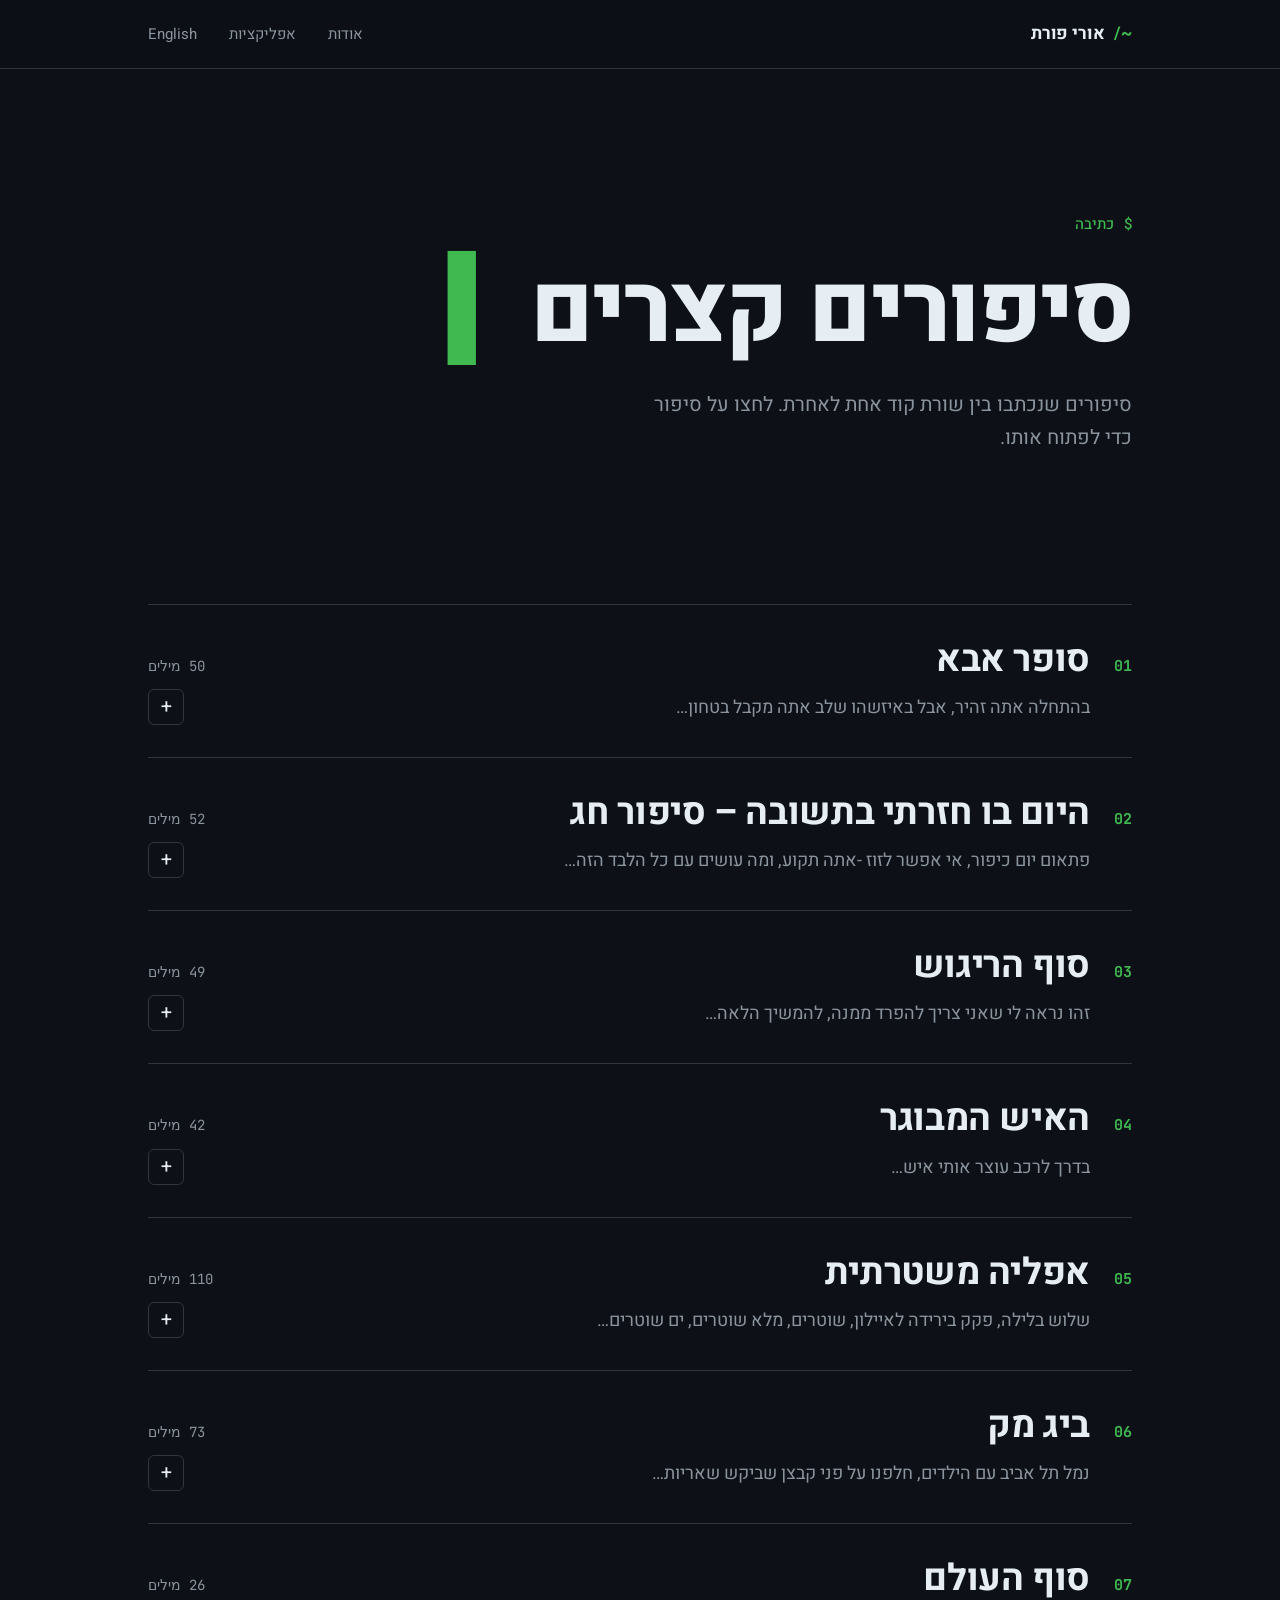
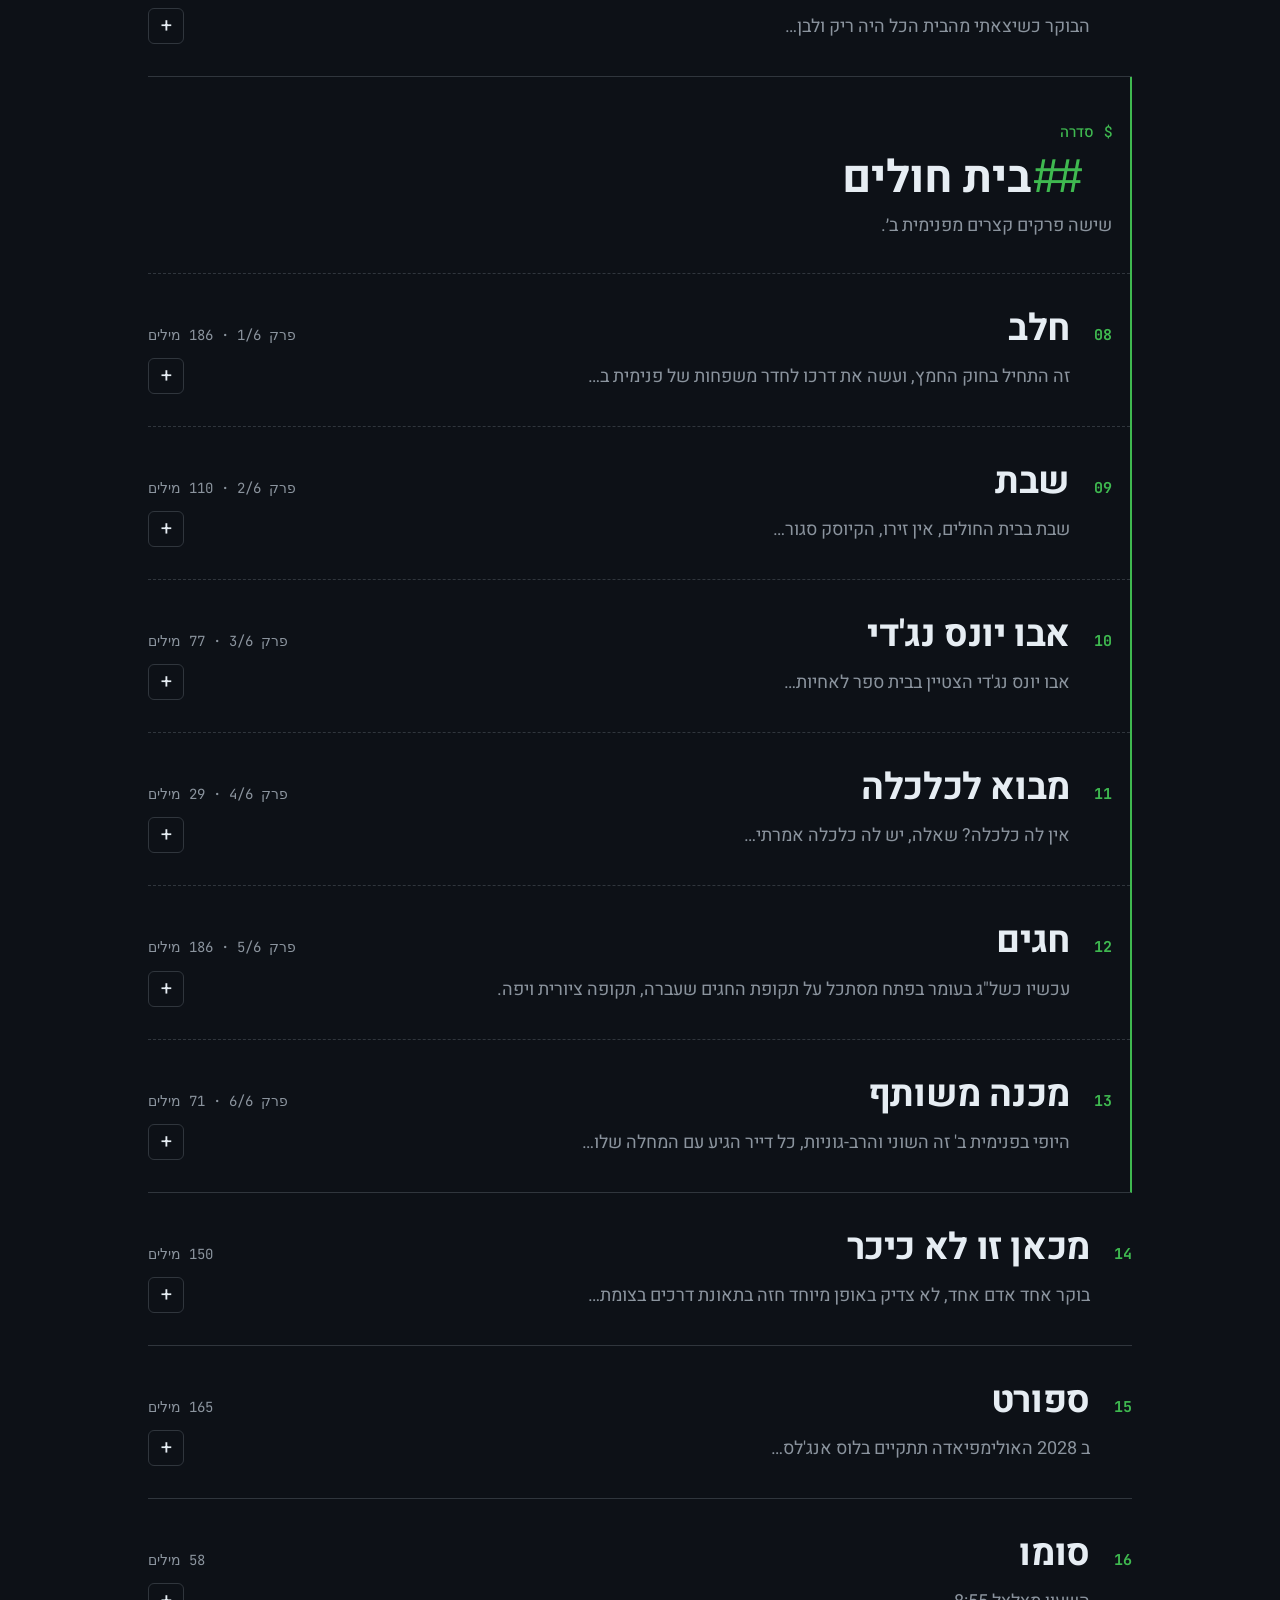
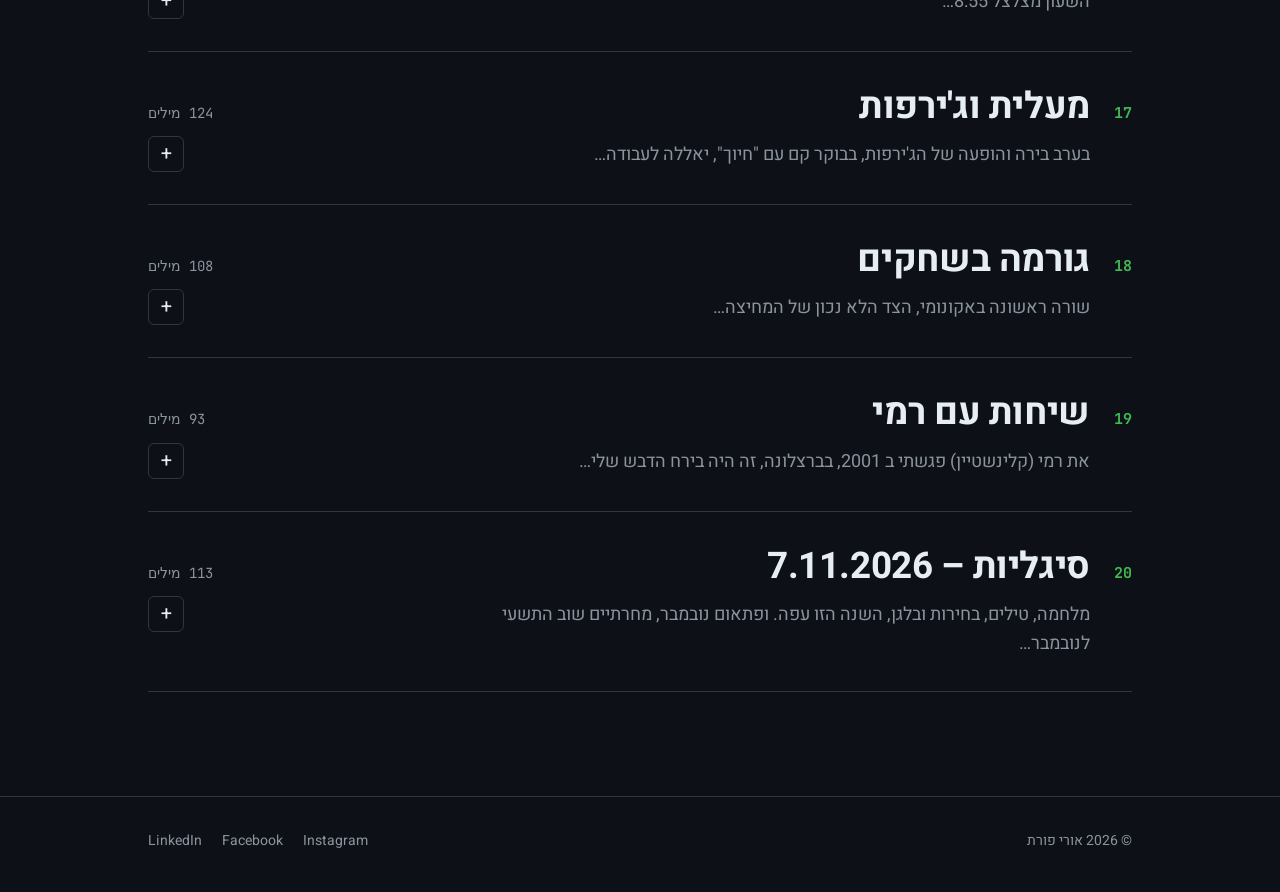
<file: stories.html>
<!doctype html>
<html lang="he" dir="rtl" class="no-js">
<head>
  <meta charset="utf-8">
  <meta name="viewport" content="width=device-width, initial-scale=1">
  <title>סיפורים קצרים — אורי פורת</title>
  <meta name="description" content="סיפורים קצרים מאת אורי פורת.">
  <meta name="theme-color" content="#0d1117">
  <link rel="icon" href="assets/favicon.svg" type="image/svg+xml">
  <link rel="preconnect" href="https://fonts.googleapis.com">
  <link rel="preconnect" href="https://fonts.gstatic.com" crossorigin>
  <link href="https://fonts.googleapis.com/css2?family=JetBrains+Mono:wght@400;500;700&family=Heebo:wght@400;500;700&display=swap" rel="stylesheet">
  <link rel="stylesheet" href="assets/style.css?v=2">
  <style>
    /* ?author in the URL adds " / אורי פורת" next to every story title */
    .story h2 .byline { font-weight: 400; font-size: .6em; color: var(--muted); white-space: nowrap; }
    /* ?noexcerpt hides the teaser line under each title */
    .no-excerpt .story .excerpt { display: none; }
  </style>
</head>
<body>

  <header class="site-header">
    <div class="wrap">
      <a class="wordmark" href="index.html"><span class="dot" aria-hidden="true"></span>אורי פורת</a>
      <nav class="nav" aria-label="ראשי">
        <a href="index.html#about">אודות</a>
        <a href="index.html#apps">אפליקציות</a>
        <a href="index.html" lang="en">English</a>
      </nav>
    </div>
  </header>

  <main>
    <section class="hero">
      <div class="wrap">
        <p class="kicker">כתיבה</p>
        <h1>סיפורים קצרים</h1>
        <p class="lede">סיפורים שנכתבו בין שורת קוד אחת לאחרת. לחצו על סיפור כדי לפתוח אותו.</p>
      </div>
    </section>

    <section class="wrap" style="padding-bottom: clamp(56px, 9vw, 104px)">
      <!--
        ===== איך מוסיפים סיפור =====
        מעתיקים בלוק <details class="story"> שלם, נותנים לו id חדש (story-21, story-22...),
        ומשנים את המספר, הכותרת, התקציר, מספר המילים ואת הפסקאות בתוך story-body.
        שיר / שורות קצרות: <p class="verse"> עם <br> בסוף כל שורה.
        פרק בסדרה: מכניסים את הבלוק לתוך <div class="series">.
        קישור ישיר לסיפור: stories.html#story-1 · לסדרה: stories.html#hospital
      -->
      <div class="stories">

        <details class="story reveal" id="story-1">
          <summary>
            <span class="num">01</span>
            <h2>סופר אבא</h2>
            <span class="meta">50 מילים</span>
            <p class="excerpt">בהתחלה אתה זהיר, אבל באיזשהו שלב אתה מקבל בטחון…</p>
            <span class="toggle" aria-hidden="true"></span>
          </summary>
          <div class="story-body">
            <p>בהתחלה אתה זהיר, אבל באיזשהו שלב אתה מקבל בטחון, אתה הופך מאיש חומוס ומקדונלדס לבשלן, תבלינים לפי הרגש, אתה עף, אתה מבשל, מריץ סנדוויצים ובמקביל מקפל כביסה, אתה סופר אבא!. אתה כבר לא צריך שעון בשביל להכין ביצה קשה. שובר בעדינות את הביצה הקשה וכל הצהוב נשפך לך על השיש.</p>
          </div>
        </details>

        <details class="story reveal" id="story-2">
          <summary>
            <span class="num">02</span>
            <h2>היום בו חזרתי בתשובה – סיפור חג</h2>
            <span class="meta">52 מילים</span>
            <p class="excerpt">פתאום יום כיפור, אי אפשר לזוז -אתה תקוע, ומה עושים עם כל הלבד הזה…</p>
            <span class="toggle" aria-hidden="true"></span>
          </summary>
          <div class="story-body">
            <p>פתאום יום כיפור, אי אפשר לזוז -אתה תקוע, ומה עושים עם כל הלבד הזה, קשה, משתעמם, מסתובב, בא, הולך, מתקן אופניים של ילדים אקראיים בדרכים, רואה טלויזיה, נרדם, קם ובעיקר לבד, ואז פתאום הבזק מסתורי בשמיים וצלצול יחודי ומוכר מהנייד - טינדר מץ', והיא <span lang="en" dir="ltr">less than mile away</span>.</p>
            <p>נסתרות דרכי האל.</p>
          </div>
        </details>

        <details class="story reveal" id="story-3">
          <summary>
            <span class="num">03</span>
            <h2>סוף הריגוש</h2>
            <span class="meta">49 מילים</span>
            <p class="excerpt">זהו נראה לי שאני צריך להפרד ממנה, להמשיך הלאה…</p>
            <span class="toggle" aria-hidden="true"></span>
          </summary>
          <div class="story-body">
            <p>זהו נראה לי שאני צריך להפרד ממנה, להמשיך הלאה, לקחת אחת צעירה יותר. בהתחלה הכל היה מרגש, היא הייתה חדשה וטובה, צייתנית, עשתה לי טוב. אבל עכשיו היא קצת עייפה, קצת סתומה, מתחילה אבל לא מסיימת, חוזר הביתה והיא תקועה לי באמצע הסלון, דוממת אבל נוכחת.</p>
            <p>חייב iRobot חדשה.</p>
          </div>
        </details>

        <details class="story reveal" id="story-4">
          <summary>
            <span class="num">04</span>
            <h2>האיש המבוגר</h2>
            <span class="meta">42 מילים</span>
            <p class="excerpt">בדרך לרכב עוצר אותי איש…</p>
            <span class="toggle" aria-hidden="true"></span>
          </summary>
          <div class="story-body">
            <p class="verse">בדרך לרכב עוצר אותי איש<br>
איש מבוגר<br>
איש עם בטן גדולה וחיוך מוכר<br>
מעט שיערו מבריק ואפרפר<br>
שואל לשלומי<br>
מתעניין במצבי התעסוקתי, המשפחתי<br>
היינו פעם אחים<br>
כבשנו יחד גבעות בצאלים<br>
אני לא מבין איך יתכן שאותו אח<br>
הפך לאיש מבוגר כל כך</p>
          </div>
        </details>

        <details class="story reveal" id="story-5">
          <summary>
            <span class="num">05</span>
            <h2>אפליה משטרתית</h2>
            <span class="meta">110 מילים</span>
            <p class="excerpt">שלוש בלילה, פקק בירידה לאיילון, שוטרים, מלא שוטרים, ים שוטרים…</p>
            <span class="toggle" aria-hidden="true"></span>
          </summary>
          <div class="story-body">
            <p>שלוש בלילה, פקק בירידה לאיילון, שוטרים, מלא שוטרים, ים שוטרים, לא ידעתי שיש כל כך הרבה שוטרים, בדיקות ינשוף לכולם, אחד אחד.. ארוע יחסית נורמלי ליום חמישי. כבר מרחוק מתחיל להאיץ נשימה - להוציא, לנקות את הריאות, להעיף ממני כמה שיותר מולקולות אתנול, ובמקביל מידי פעם לתרגל נשימות רדודות. רכב רכב אחד אחד, יש להם זמן לשוטרים האלה, מרגיש כאילו הם תקועים ומשתמשים בנו להעביר להם את הלילה. ניגשים לכל רכב, מבקשים רשיון, אומרים לנשוף, ואז אומרים לנשוף יותר חזק.</p>
            <p>ואז מגיע תורי, אני דרוך, הם נגשים אלי, מסתכלים עלי ואומרים לי - "סע", "מה?" אני שואל במבוכה, "סע!!" מסמנים לי להמשיך.</p>
            <p>אני אזרח משלם מיסים, המשכתי הביתה כועס ומושפל.</p>
          </div>
        </details>

        <details class="story reveal" id="story-6">
          <summary>
            <span class="num">06</span>
            <h2>ביג מק</h2>
            <span class="meta">73 מילים</span>
            <p class="excerpt">נמל תל אביב עם הילדים, חלפנו על פני קבצן שביקש שאריות…</p>
            <span class="toggle" aria-hidden="true"></span>
          </summary>
          <div class="story-body">
            <p>נמל תל אביב עם הילדים, חלפנו על פני קבצן שביקש שאריות, קצת התעלמנו.. הסתובבנו בנמל, רוח חזקה, ים מטורף, גלים פסיכים הרטיבו אותנו, בדרך חזרה עצרנו במקדונלדס, אחד הילדים לקח איתו את שאריות הצ'יפס "אביא לקבצן", הייתה התלהבות כשהצעתי שנקנה לו ארוחה, חזרנו וקנינו ארוחת ביג-מק, לא הגדלנו לו בשקל תשעים.</p>
            <p>פתאום הקטנה שאלה - "אתם חושבים שהוא יודע מה זה המבורגר". "ברור, הוא היה בנאדם לפני שנהיה קבצן" האח ענה, ... נחנקתי.</p>
          </div>
        </details>

        <details class="story reveal" id="story-7">
          <summary>
            <span class="num">07</span>
            <h2>סוף העולם</h2>
            <span class="meta">26 מילים</span>
            <p class="excerpt">הבוקר כשיצאתי מהבית הכל היה ריק ולבן…</p>
            <span class="toggle" aria-hidden="true"></span>
          </summary>
          <div class="story-body">
            <p class="verse">הבוקר כשיצאתי מהבית הכל היה ריק ולבן,<br>
מין אובך מוזר של סוף העולם,<br>
אולי בלילה כשישנתי הייתה שואה גרעינית ורק אני נשארתי.<br>
אבל אז ראיתי מכונית.</p>
          </div>
        </details>

        <div class="series" id="hospital" role="group" aria-labelledby="hospital-title">
          <div class="series-head reveal">
            <p class="kicker">סדרה</p>
            <h2 id="hospital-title">בית חולים</h2>
            <p class="series-note">שישה פרקים קצרים מפנימית ב׳.</p>
          </div>

          <details class="story reveal" id="story-8">
            <summary>
              <span class="num">08</span>
              <h2>חלב</h2>
              <span class="meta">פרק 1/6 · 186 מילים</span>
              <p class="excerpt">זה התחיל בחוק החמץ, ועשה את דרכו לחדר משפחות של פנימית ב…</p>
              <span class="toggle" aria-hidden="true"></span>
            </summary>
            <div class="story-body">
              <p>זה התחיל בחוק החמץ, ועשה את דרכו לחדר משפחות של פנימית ב, וזה קרה היום. כשקמתי בבוקר לא דמיינתי שהיום זה היום שבו אתבגר כל כך, שאהפוך מבחור תמים, לגבר שראה כבר הכל, כן מי טו, נסחטתי לפני שעה קלה, ולא סתם, נחשפתי לסחטנות דתית! כמו בכל סיפור זה החל במעשה סתמי, הלכתי להכין לאמא שלי קפה, שמתי כפית נס קפה בכוס נייר, מנסה לא לגעת בכלום, מזגתי מים חמים לכוס, פתחתי את המקרר מחפש את החלב, הוא תמיד נמצא בפינת המקרר, בכד פלסטיק לבן, שקית לבנה עם חור גדול ולא אחיד שנוצר ממזלג או מידית של כפית פלסטיק, אבל לא, אין חלב, ואז פתאום מהקצה השני של החדר קול חלוש של אדם בעל חזות דתית, תמים למראה "מחפש ת'חלב?, בוא תיקח" הוא אמר, כאילו החלב של אמא שלו, אני מתקדם לכיוונו, "רק תברך איתי יחד" אמר פתאום וחייך, עשיתי פרצוף של לא הבנתי ולקחתי לו את החלב. בעודי צועד חזרה עם הקפה, רצים לי כל משפטי המחץ שהייתי צריך לענות לו, לרגע לפאוזה קטנה עצרו המשפטים ואז פתאום עברה לי בראש הברכה של החלב, איך לעזאזל הוא עשה את זה אני בכלל לא יודע לברך!</p>
            </div>
          </details>

          <details class="story reveal" id="story-9">
            <summary>
              <span class="num">09</span>
              <h2>שבת</h2>
              <span class="meta">פרק 2/6 · 110 מילים</span>
              <p class="excerpt">שבת בבית החולים, אין זירו, הקיוסק סגור…</p>
              <span class="toggle" aria-hidden="true"></span>
            </summary>
            <div class="story-body">
              <p>שבת בבית החולים, אין זירו, הקיוסק סגור, מכונות השתייה ריקות מלבד מיץ אחד זרחני וביסלי פסח.</p>
              <p>חוזר צמא ללובי המעליות, בוחר קומה ונשלח להמתין למעלית C, בזווית העין רואה אדם חרדי לבוש חליפה שחורה עוקב אחרי, בוחן כל תנועה שלי, המעלית מתקרבת, והאיש ניצב לידי "לחצת 10?" שואל.</p>
              <p>זו שאלה קצת אישית בבית חולים, כי קומה 3 זה קרדיולוגיה, 5 אורולוגיה, 7 אף אוזן גרון ונשים, ואנחנו לא ממש מכירים.</p>
              <p>אבל חוץ מזה שלא ישחק משחקים, הרי קלטתי אותו כבר קודם וידעתי שהוא כבר יודע שלחצתי 10, הנהנתי, הוא נכנס למעלית אחרי. עלינו למעלה בדממה שערכה נצח. יצאנו מהמעלית ולא נפגשנו יותר לעולם. הדרך לגן עדן רצופה בחטאים של אחרים.</p>
            </div>
          </details>

          <details class="story reveal" id="story-10">
            <summary>
              <span class="num">10</span>
              <h2>אבו יונס נג'די</h2>
              <span class="meta">פרק 3/6 · 77 מילים</span>
              <p class="excerpt">אבו יונס נג'די הצטיין בבית ספר לאחיות…</p>
              <span class="toggle" aria-hidden="true"></span>
            </summary>
            <div class="story-body">
              <p>אבו יונס נג'די הצטיין בבית ספר לאחיות, כל יום אבו יונס נג'די מגיע לעבודה עם חיוך, כל יום ב 6 בבוקר עוצרים את אבו יונס נג'די במחסום, וגם ב 8 בערב, ובין לבין אבו יונס נג'די קורע את התחת ומנהל את כל האחים והאחיות במחלקה הכי קשוחה בבית החולים. כן הדסה דורשים המון מהצוות הרפואי, אבל בהדסה יודעים גם לפרגן, בכל חדר מוצב שלט ובו כתוב - "אחות ראשית- אבו יונס נג'די", כי בהדסה יודעים לתת כבוד.</p>
            </div>
          </details>

          <details class="story reveal" id="story-11">
            <summary>
              <span class="num">11</span>
              <h2>מבוא לכלכלה</h2>
              <span class="meta">פרק 4/6 · 29 מילים</span>
              <p class="excerpt">אין לה כלכלה? שאלה, יש לה כלכלה אמרתי…</p>
              <span class="toggle" aria-hidden="true"></span>
            </summary>
            <div class="story-body">
              <p>אין לה כלכלה? שאלה, יש לה כלכלה אמרתי, קח. לקחתי. במרכז הכלכלה נדחסה לה פסטה דביקה בכלי פלסטיק שקוף, רוצה פסטה? שאלתי, אתה רוצה פסטה? היא ענתה, לא, לא.</p>
            </div>
          </details>

          <details class="story reveal" id="story-12">
            <summary>
              <span class="num">12</span>
              <h2>חגים</h2>
              <span class="meta">פרק 5/6 · 186 מילים</span>
              <p class="excerpt">עכשיו כשל"ג בעומר בפתח מסתכל על תקופת החגים שעברה, תקופה ציורית ויפה.</p>
              <span class="toggle" aria-hidden="true"></span>
            </summary>
            <div class="story-body">
              <p>עכשיו כשל"ג בעומר בפתח מסתכל על תקופת החגים שעברה, תקופה ציורית ויפה.</p>
              <p>בליל הסדר הייתה בבידוד, חג שני כבר הצטרפתי גם אני. השנה הייתי קרוב מאי פעם לבקר במימונה אבל סף אנרגיה דל וחשש מלגמול להזמנה בוירוס אקזוטי הרחיק את המופלטה הראשונה שלי בשנה נוספת. ואז פתאום בית חולים, הנדברייקס על החיים, מימונה זה לחלשים, קיבלתי רמדאן שזה חג סבבה אם אתה לא צריך אחות לאחר שקיעת השמש. בקושי הסתיים הרמדאן ושוב בום, חג כפול! יום העצמאות ויום הנכבה נפלו השנה על אותו יום, הרמוניה, מטוסי קרב מפלחים את השמיים, מטס לנו ומטס להם למרות שקצת נראה שהשנה בשלהם יותר השקיעו, העיקר כולם שמחים, אבל אין רופאים, שזה קצת מוזר, בית חולים והכל.</p>
              <p>אבל בכל התקופה גיליתי שאני הכי אוהב את ימי שישי, כל שישי במסדרון בכניסה לחדר המשפחות בדרך למכונת הקפה ישנה אווירת קודש מיוחדת, על שולחן מונחת כוורת פח גדולה ובתוכה מסודרים שורות שורות של נרות לבנים, מאט את ההליכה נותן איזה הייל מרי ומצטלב בקטנה, כי אני מכבד את כל הדתות וממשיך לקפה.</p>
              <p>לא יודע מה התוכנית פה לל"ג בעומר, מקווה שגם לא אגלה כי תפוחי אדמה זה טעים אבל מנסה להוריד בפחמימות.</p>
            </div>
          </details>

          <details class="story reveal" id="story-13">
            <summary>
              <span class="num">13</span>
              <h2>מכנה משותף</h2>
              <span class="meta">פרק 6/6 · 71 מילים</span>
              <p class="excerpt">היופי בפנימית ב' זה השוני והרב-גוניות, כל דייר הגיע עם המחלה שלו…</p>
              <span class="toggle" aria-hidden="true"></span>
            </summary>
            <div class="story-body">
              <p>היופי בפנימית ב' זה השוני והרב-גוניות, כל דייר הגיע עם המחלה שלו, חלק באו ליומיים וחלק הגיעו לחודשיים, גם אם פה ושם יש חפיפה במחלות, כל דייר מביא את הגרסה היחודית והמיוחדת שלו, כל אדם הוא שונה. אבל יש דבר אחד משותף לכל דיירי פנימית ב', כולם אבל כולם רוצים להיות במקום אחר.</p>
              <p>כולם, חוץ מהאסיר שאזוק למיטה בחדר 6 מלווה בפמליית סוהרים. הוא בחופשה, הוא בדיוק איפה שהוא רוצה להיות.</p>
            </div>
          </details>

        </div>

        <details class="story reveal" id="story-14">
          <summary>
            <span class="num">14</span>
            <h2>מכאן זו לא כיכר</h2>
            <span class="meta">150 מילים</span>
            <p class="excerpt">בוקר אחד אדם אחד, לא צדיק באופן מיוחד חזה בתאונת דרכים בצומת…</p>
            <span class="toggle" aria-hidden="true"></span>
          </summary>
          <div class="story-body">
            <p>בוקר אחד אדם אחד, לא צדיק באופן מיוחד חזה בתאונת דרכים בצומת כיכר שליד המשרד, ניתח והבחין בחסרונו של תמרור – "כיכר לפניך". כשהגיע למשרד החליט לעשות מעשה, מעשה צדיקות. שלח למנהלת ההר מפה עם תאור הארוע והבעיה. המנהלת לא היססה לשנייה, הגיבה בהתחמקות-מרשימה, שלחה לינק לדיווח על הבעיה באתר העירייה. הצדיק פתח את הלינק, תיאר בקצרה מה ראה, מה חסר והיכן. מאז אותו מעשה, פעם בשבוע, קיבל שיחת טלפון מפתיעה מעובדי עירייה, קבלנים, ואנשים נוספים לא מזוהים, לפעמים גם שיחות וועידה, קצת הופתע לגלות שיש כל כך הרבה אנשים שמתעניינים בחוסר בתמרורים, בזיהוי צמתים ובכיווני נסיעה, מפעם לפעם קיבל הודעה משמחת שהתמרור הותקן בהצלחה, הוא לא. ניסה להבין האם זו חוסר יכולת או חוסר רצון, מה שבטוח - חוסר תמרור.</p>
            <p>הצדיק שאיבד עיניין כבר לפני חודשים, ובעיקר לא הבין למה הוא עדיין מעורב, פתאום קיבל הודעה מפתיעה בשעת לילה מאוחרת, שעה שרק עובדי עירייה מכירים: "יש תמרור". "סבבה" ענה.</p>
          </div>
        </details>

        <details class="story reveal" id="story-15">
          <summary>
            <span class="num">15</span>
            <h2>ספורט</h2>
            <span class="meta">165 מילים</span>
            <p class="excerpt">ב 2028 האולימפיאדה תתקיים בלוס אנג'לס…</p>
            <span class="toggle" aria-hidden="true"></span>
          </summary>
          <div class="story-body">
            <p>ב 2028 האולימפיאדה תתקיים בלוס אנג'לס, אני רוצה לספר לכם סיפור על אולימפיאדה אחרת שהתקיימה שם, ככל הנראה בתקופה ההיא חלקכם עדיין הסתובבתם עם חיתול מבקשים ציצי כשרעבים, אבל אני ב 1984 הייתי שם, ב LA, הייתי ילד בוגר לגילי יש לומר. באותו תקופה בישראל המזון המהיר עדיין לא היה מפותח, המבורגר היית אוכל בבורגרנץ' או במק-דיויד, את מקדונלדס ראינו רק בסרטים.</p>
            <p>מקדונלדס באותה שנה בארה"ב יצאה עם מבצע ברוח התקופה, כרטיס גירוד בכל הזמנת ארוחה, על הכרטיס המגורד הופיע ענף ספורט, ועל הקיר רשימת ענפי הספורט ודגלי המדינות שזכו במדליות. וזה עבד כך - אם ארצות הברית זכתה בזהב - קיבלת המבורגר מתנה, אם כסף צ'יפס ואם ארד קיבלת שתייה.</p>
            <p>הרוסים החרימו את האולימפיאדה באותה שנה כתגובה לכך שהאמריקאים החרימו את האולימפיאדת מוסקבה 1980, ישראל וסין עדיין לא היו מעצמות מדליות והעדרות הרוסים גרמה לכך שאזכה בהמון המבורגרים, יתכן שאף פיתחתי התמכרות קלה לביגמק שעד היום מרימה את ראשה מפעם לפעם.</p>
            <p>עברו הרבה שנים אבל אני עדיין זוכר לאמריקאים איזה אפסים הם בחץ וקשת.</p>
          </div>
        </details>

        <details class="story reveal" id="story-16">
          <summary>
            <span class="num">16</span>
            <h2>סומו</h2>
            <span class="meta">58 מילים</span>
            <p class="excerpt">השעון מצלצל 8:55…</p>
            <span class="toggle" aria-hidden="true"></span>
          </summary>
          <div class="story-body">
            <p class="verse">השעון מצלצל 8:55<br>
סומו<br>
יוצא מהמיטה מעיר ילדה<br>
קומי זום<br>
פותח תריס<br>
מציץ מהחלון<br>
אין מנוע של טיל על האוטו<br>
יום יפה</p>
            <p class="verse">אקדח מפתחות ויוצא לעבודה<br>
במגרש החנייה התראה מוקדמת<br>
סומו<br>
חוזר הביתה<br>
לוגם מהקפה הקר וממתין<br>
אזעקה<br>
סומו<br>
נכנס לממד<br>
אלוהים לא רוצה שאסע למשרד<br>
נסתרות דרכי האל<br>
יורט<br>
אין מנוע של טיל על האוטו<br>
יום יפה</p>
          </div>
        </details>

        <details class="story reveal" id="story-17">
          <summary>
            <span class="num">17</span>
            <h2>מעלית וג'ירפות</h2>
            <span class="meta">124 מילים</span>
            <p class="excerpt">בערב בירה והופעה של הג'ירפות, בבוקר קם עם "חיוך", יאללה לעבודה…</p>
            <span class="toggle" aria-hidden="true"></span>
          </summary>
          <div class="story-body">
            <p>בערב בירה והופעה של הג'ירפות, בבוקר קם עם "חיוך", יאללה לעבודה,</p>
            <p>חונה, נכנס לביניין מתקדם למעליות, בוחר קומה, וניגש למעלית B שעלתה בגורל.</p>
            <p>חרדית צעירה עומדת שם, ליד המעלית שלי, מעלית B, מתבוננת בי מתקרב אליה ולמעלית, שכנראה גם שלה, אבל פתאום לוקחת צעד ועוד צעד לאחור, המעלית הגיעה אבל היא נשארת בחוץ. הגלגלים מתחילים להסתובב- בטח היא לא רוצה לבחון את עצמה, לבדוק אם תצליח לעמוד בפיתוי, באמת שמתי הבוקר בושם חדש, מנסה לגלות הבנה.</p>
            <p>דלת המעלית נסגרת והיא נשארה מהצד השני של הזכוכית, מרכינה ראש וממלמלת משהו, אני לא בטוח ב 100 אחוז מה מלמלה אבל חשבתי אולי - "יש לי חור בלב בצורה שלך." אני מרגיש מוחפץ, זה לא נעים להרגיש מוחפץ. המעלית הגיעה, מתחיל לעבוד, זה לא נעים להתחיל לעבוד.</p>
          </div>
        </details>

        <details class="story reveal" id="story-18">
          <summary>
            <span class="num">18</span>
            <h2>גורמה בשחקים</h2>
            <span class="meta">108 מילים</span>
            <p class="excerpt">שורה ראשונה באקונומי, הצד הלא נכון של המחיצה…</p>
            <span class="toggle" aria-hidden="true"></span>
          </summary>
          <div class="story-body">
            <p>שורה ראשונה באקונומי, הצד הלא נכון של המחיצה, ריח לובסטר בחמאה (או משהו) היה באוויר, נקישות סכו"ם נמרצות נשמעו עד מושב 21C. מישהו ביקש עוד יין.</p>
            <p>לא הייתי צמא, אבל הרעב החל להציק, ואז כאילו שמעה את מחשבותיי, צצה לה דיילת, דוחפת מושכת עגלת אלומיניום מלאה בגורמה ישראלי, כי אל על זה בית. התרגשתי. הדיילת שאלה -מה תרצה לאכול - כריך עוף או שווארמה טבעונית, "מה?" לא הבנתי, "כריך עוף או שווארמה טבעונית" חזרה, "כריך עוף" עניתי נעלב, שלפה בזריזות מרשימה כריך עוף עם לוגו של אסף גרניט מודפס על העטיפה. אחזתי בכריך עוף ולקחתי ביס, היה לו טעם של שווארמה טבעונית. מסתבר שאני לא אוהב שווארמה טבעונית.</p>
          </div>
        </details>

        <details class="story reveal" id="story-19">
          <summary>
            <span class="num">19</span>
            <h2>שיחות עם רמי</h2>
            <span class="meta">93 מילים</span>
            <p class="excerpt">את רמי (קלינשטיין) פגשתי ב 2001, בברצלונה, זה היה בירח הדבש שלי…</p>
            <span class="toggle" aria-hidden="true"></span>
          </summary>
          <div class="story-body">
            <p>את רמי (קלינשטיין) פגשתי ב 2001, בברצלונה, זה היה בירח הדבש שלי, אולם מפואר בקטע מוגזם, מופע פלמנקו. הוא בא מולנו במעבר, צעד ככה כמו בנאדם רגיל, רק בנאדם רגיל שאוחז בריטה. זה מהרגעים האלה שלא יחזרו, שאתה חייב להיות מהיר, חד ומפוקס, היה לי כל כך הרבה דברים חכמים להגיד לו, אז יצא לי אהלן והוא ענה לי היי.</p>
            <p>במהלך השנים עברו לי מפעם לפעם דברים שהייתי צריך לפתוח איתו אחרי ההיי, דברים שכנראה ישארו סתומים לעד. נגיד להתעלס בשירותים של הקולנוע, אין מצב שהתכוון להוט סינמה מודיעין?! ועוד מלא שאלות ונושאים.</p>
          </div>
        </details>

        <details class="story reveal" id="story-20">
          <summary>
            <span class="num">20</span>
            <h2>סיגליות – 7.11.2026</h2>
            <span class="meta">113 מילים</span>
            <p class="excerpt">מלחמה, טילים, בחירות ובלגן, השנה הזו עפה. ופתאום נובמבר, מחרתיים שוב התשעי לנובמבר…</p>
            <span class="toggle" aria-hidden="true"></span>
          </summary>
          <div class="story-body">
            <p>מלחמה, טילים, בחירות ובלגן, השנה הזו עפה. ופתאום נובמבר, מחרתיים שוב התשעי לנובמבר, הייתי צריך להפסיק עם החרא הזה כבר לפני עשור, כבר משבוע שעבר מרגיש כמה היא קצרה אלי, חסרת מנוחה, היא מצפה, כל דבר שאני עושה לא טוב לה. חיים במשמרות - הולמס פלייס, משרד או אפילו סופר, רק לא להיות יחד תחת אותה קורת גג, סנכרון מרשים. לפחות היה לי השכל לא לצרף ברכה או רמז, כי בשלב הזה אני הרבה מעבר לאין לי מה להגיד. הסיגליות המזדיינות האלו, למה לא הבאתי פרחים בימי שישי או איזה משהו נורמלי. בנובמבר ההוא לפני כל כך הרבה שנים חשבתי שאני רומנטי ומגניב, מי חשב שאצא כזה דפוק ושהיא תצא כזאת בת זונה.</p>
          </div>
        </details>

      </div>
    </section>
  </main>

  <footer class="site-footer">
    <div class="wrap">
      <span>© <span data-year>2026</span> אורי פורת</span>
      <nav aria-label="רשתות">
        <a href="https://www.instagram.com/uporat/" target="_blank" rel="noopener">Instagram</a>
        <a href="https://www.facebook.com/uri.porat/" target="_blank" rel="noopener">Facebook</a>
        <a href="https://www.linkedin.com/in/uri-porat-8ab0586/" target="_blank" rel="noopener">LinkedIn</a>
      </nav>
    </div>
  </footer>

  <script>
    // Optional URL parameters (can be combined: stories.html?author&noexcerpt)
    //   ?author    → show " / אורי פורת" next to each story title
    //   ?noexcerpt → hide the teaser line under each title
    (function () {
      var q = new URLSearchParams(location.search);
      if (q.has('noexcerpt')) document.documentElement.classList.add('no-excerpt');
      if (!q.has('author')) return;
      document.querySelectorAll('.story summary h2').forEach(function (h) {
        var b = document.createElement('span');
        b.className = 'byline';
        b.textContent = ' / אורי פורת';
        h.appendChild(b);
      });
    })();
  </script>
  <script src="assets/main.js"></script>
</body>
</html>
</file>
<file: assets/style.css>
/* ==========================================================
   Uri — personal home page
   Shared styles for index.html (EN) and stories.html (HE, RTL)
   ========================================================== */

/* Design: "Terminal" — developer console, monospace, green on graphite */
:root {
  --bg: #0d1117;
  --surface: #161b22;
  --ink: #e6edf3;
  --muted: #8b949e;
  --line: #30363d;
  --accent: #3fb950;
  --accent-soft: rgba(63, 185, 80, .15);
  --shadow: 0 0 0 1px var(--accent);

  --serif: "JetBrains Mono", ui-monospace, "Cascadia Code", Consolas, monospace;  /* display */
  --sans: "JetBrains Mono", ui-monospace, "Cascadia Code", Consolas, monospace;   /* body */
  --he-serif: "Heebo", "Arial Hebrew", system-ui, sans-serif;
  --he-sans: "Heebo", "Arial Hebrew", system-ui, sans-serif;

  --wrap: 1080px;
  --gutter: clamp(16px, 5vw, 48px);
  --radius: 8px;
  color-scheme: dark;
}

/* ---------- base ---------- */
*, *::before, *::after { box-sizing: border-box; }
html { scroll-behavior: smooth; -webkit-text-size-adjust: 100%; }
body {
  margin: 0;
  background: var(--bg);
  color: var(--ink);
  font: 400 1.0625rem/1.65 var(--sans);
  -webkit-font-smoothing: antialiased;
  text-rendering: optimizeLegibility;
  overflow-x: hidden;
}
img, svg { display: block; max-width: 100%; }
a { color: inherit; text-decoration: none; }
::selection { background: var(--accent); color: #fff; }
:focus-visible { outline: 2px solid var(--accent); outline-offset: 3px; border-radius: 6px; }

.wrap { width: 100%; max-width: var(--wrap); margin-inline: auto; padding-inline: var(--gutter); }

/* ---------- header ---------- */
.site-header {
  position: sticky; top: 0; z-index: 10;
  background: color-mix(in srgb, var(--bg) 82%, transparent);
  backdrop-filter: saturate(1.4) blur(12px);
  -webkit-backdrop-filter: saturate(1.4) blur(12px);
  border-bottom: 1px solid transparent;
  transition: border-color .3s;
}
.site-header.scrolled { border-bottom-color: var(--line); }
.site-header .wrap { display: flex; align-items: center; justify-content: space-between; height: 68px; gap: 16px; }
.wordmark { font: 500 1.25rem/1 var(--serif); letter-spacing: -.01em; display: flex; align-items: center; gap: 10px; }
.wordmark .dot { width: 9px; height: 9px; border-radius: 50%; background: var(--accent); }
.nav { display: flex; gap: clamp(14px, 3vw, 32px); font-size: .9375rem; color: var(--muted); }
.nav a { position: relative; padding-block: 4px; transition: color .2s; }
.nav a:hover, .nav a[aria-current="page"] { color: var(--ink); }
.nav a::after {
  content: ""; position: absolute; inset-inline: 0; bottom: -2px; height: 1px;
  background: currentColor; transform: scaleX(0); transform-origin: left; transition: transform .3s ease;
}
.nav a:hover::after { transform: scaleX(1); }

/* ---------- hero ---------- */
.hero { position: relative; overflow: clip; padding-block: clamp(64px, 12vw, 140px) clamp(56px, 9vw, 110px); }
.kicker {
  display: inline-flex; align-items: center; gap: 10px;
  font-size: .8125rem; letter-spacing: .14em; text-transform: uppercase; color: var(--muted);
  margin: 0 0 28px;
}
.kicker::before { content: ""; width: 28px; height: 1px; background: currentColor; }
.hero h1 {
  font: 380 clamp(2.5rem, 7.2vw, 5.6rem)/1.02 var(--serif);
  font-variation-settings: "opsz" 144;
  letter-spacing: -.035em;
  margin: 0; max-width: 14ch;
}
.hero h1 em { font-style: italic; color: var(--accent); font-weight: 340; }
.hero .lede { max-width: 46ch; margin: 32px 0 40px; font-size: clamp(1.0625rem, 1.6vw, 1.25rem); color: var(--muted); }

.socials { display: flex; flex-wrap: wrap; gap: 10px; padding: 0; margin: 0; list-style: none; }
.pill {
  display: inline-flex; align-items: center; gap: 8px;
  padding: 10px 18px; border: 1px solid var(--line); border-radius: 999px;
  font-size: .9375rem; background: var(--surface);
  transition: border-color .2s, transform .2s, background .2s, color .2s;
}
.pill:hover { border-color: var(--ink); transform: translateY(-2px); }
.pill .arrow { transition: transform .2s; color: var(--muted); }
.pill:hover .arrow { transform: translate(2px, -2px); color: var(--accent); }

/* decorative orbit — a quiet nod to the games */
.orbit {
  position: absolute; inset-inline-end: calc(var(--gutter) * -0.5); top: 50%;
  width: clamp(220px, 34vw, 420px); aspect-ratio: 1; translate: 0 -50%;
  pointer-events: none; opacity: .9;
}
.orbit .ring { position: absolute; inset: 0; border: 1px solid var(--line); border-radius: 50%; }
.orbit .ring.r2 { inset: 18%; }
.orbit .ring.r3 { inset: 36%; border-style: dashed; }
.orbit .spin { position: absolute; inset: 0; animation: spin 18s linear infinite; }
.orbit .spin.s2 { inset: 18%; animation-duration: 11s; animation-direction: reverse; }
.orbit .sat { position: absolute; top: -6px; left: 50%; width: 12px; height: 12px; margin-left: -6px; border-radius: 50%; background: var(--accent); box-shadow: 0 0 0 6px var(--accent-soft); }
.orbit .spin.s2 .sat { width: 8px; height: 8px; top: -4px; margin-left: -4px; background: var(--ink); box-shadow: none; }
.orbit .core { position: absolute; inset: 47%; border-radius: 50%; background: var(--ink); }
@keyframes spin { to { transform: rotate(360deg); } }
@media (max-width: 860px) { .orbit { opacity: .35; inset-inline-end: -30%; } }
@media (prefers-reduced-motion: reduce) { .orbit .spin { animation: none; } html { scroll-behavior: auto; } }

.hero > .wrap { position: relative; }
.hero-text { position: relative; z-index: 1; }

/* ---------- sections ---------- */
.section { padding-block: clamp(56px, 9vw, 104px); border-top: 1px solid var(--line); }
.section-head { display: grid; grid-template-columns: 1fr; align-content: start; gap: 12px; margin-bottom: clamp(32px, 5vw, 56px); }
.label { font-size: .8125rem; letter-spacing: .14em; text-transform: uppercase; color: var(--muted); display: flex; gap: 12px; align-items: center; }
.label b { font-weight: 500; color: var(--accent); font-variant-numeric: tabular-nums; }
.section h2 {
  font: 400 clamp(2rem, 4.4vw, 3.2rem)/1.08 var(--serif);
  font-variation-settings: "opsz" 120;
  letter-spacing: -.025em; margin: 0; max-width: 20ch;
}

/* about */
.about-grid { display: grid; grid-template-columns: 1fr; gap: 32px; }
@media (min-width: 860px) { .about-grid { grid-template-columns: 5fr 7fr; gap: 64px; } }
.about-body p { margin: 0 0 1.1em; font-size: 1.125rem; max-width: 60ch; }
.about-body p:first-child { font: 400 clamp(1.25rem, 2.2vw, 1.5rem)/1.5 var(--serif); letter-spacing: -.01em; }
.facts { list-style: none; margin: 28px 0 0; padding: 0; display: grid; grid-template-columns: 1fr; gap: 1px; background: var(--line); border: 1px solid var(--line); border-radius: 14px; overflow: hidden; }
@media (min-width: 520px) { .facts { grid-template-columns: repeat(3, 1fr); } }
.facts li { background: var(--surface); padding: 16px 18px; }
.facts small { display: block; font-size: .75rem; letter-spacing: .1em; text-transform: uppercase; color: var(--muted); }
.facts span { font-weight: 500; }

/* apps */
.apps { display: grid; grid-template-columns: 1fr; gap: 16px; }
@media (min-width: 620px) { .apps { grid-template-columns: repeat(2, 1fr); } }
@media (min-width: 1000px) { .apps { grid-template-columns: repeat(4, 1fr); } }
.app {
  position: relative; display: flex; flex-direction: column; gap: 18px;
  padding: 24px; background: var(--surface); border: 1px solid var(--line); border-radius: var(--radius);
  transition: transform .3s cubic-bezier(.2, .7, .2, 1), box-shadow .3s, border-color .3s;
}
.app:hover { transform: translateY(-4px); box-shadow: var(--shadow); border-color: transparent; }
.app-icon {
  width: 64px; height: 64px; border-radius: 16px; overflow: hidden; flex: none;
  display: grid; place-items: center; background: var(--tile, #333);
  box-shadow: inset 0 0 0 1px rgba(255, 255, 255, .08);
}
.app-icon img { width: 100%; height: 100%; object-fit: cover; }
.app-icon svg { width: 40px; height: 40px; }
.app h3 { font: 500 1.375rem/1.2 var(--serif); letter-spacing: -.015em; margin: 0 0 6px; }
.app p { margin: 0; color: var(--muted); font-size: .96875rem; }
.tags { display: flex; flex-wrap: wrap; gap: 6px; margin-top: auto; }
.tag { font-size: .75rem; padding: 3px 10px; border-radius: 999px; background: var(--bg); color: var(--muted); border: 1px solid var(--line); }
.store {
  display: inline-flex; align-items: center; justify-content: space-between; gap: 8px;
  padding-top: 16px; border-top: 1px solid var(--line); font-size: .9375rem; font-weight: 500;
}
.store .arrow { transition: transform .25s; }
.app:hover .store { color: var(--accent); }
.app:hover .store .arrow { transform: translateX(4px); }
/* whole card clickable */
.app .store::before { content: ""; position: absolute; inset: 0; border-radius: inherit; }

/* stories teaser */
.teaser {
  display: grid; grid-template-columns: 1fr; gap: 28px; align-items: end;
  padding: clamp(28px, 5vw, 56px); border-radius: calc(var(--radius) + 8px);
  background: var(--ink); color: var(--bg); position: relative; overflow: hidden;
}
@media (min-width: 760px) { .teaser { grid-template-columns: 1fr auto; } }
.teaser .he { font: 400 clamp(2.4rem, 6vw, 4.4rem)/1 var(--he-serif); margin: 0 0 12px; text-align: left; }
.teaser p { margin: 0; max-width: 44ch; opacity: .72; }
.teaser .label { color: inherit; opacity: .6; margin-bottom: 18px; }
.teaser .label b { color: var(--accent); opacity: 1; }
.btn {
  display: inline-flex; align-items: center; gap: 10px; white-space: nowrap;
  padding: 14px 24px; border-radius: 999px; background: var(--accent); color: #fff; font-weight: 500;
  transition: transform .2s, filter .2s;
}
.btn:hover { transform: translateY(-2px); filter: brightness(1.06); }


/* footer */
.site-footer { border-top: 1px solid var(--line); padding-block: 32px 40px; color: var(--muted); font-size: .875rem; }
.site-footer .wrap { display: flex; flex-wrap: wrap; justify-content: space-between; gap: 12px 24px; }
.site-footer nav { display: flex; gap: 20px; }
.site-footer a:hover { color: var(--ink); }

/* reveal-on-scroll */
.reveal { opacity: 0; transform: translateY(16px); transition: opacity .8s ease, transform .8s cubic-bezier(.2, .7, .2, 1); }
.reveal.in { opacity: 1; transform: none; }
@media (prefers-reduced-motion: reduce) { .reveal { opacity: 1; transform: none; transition: none; } }
.no-js .reveal { opacity: 1; transform: none; }

/* ==========================================================
   Hebrew stories page
   ========================================================== */
html[lang="he"] body { font-family: var(--he-sans); font-size: 1.125rem; }
html[lang="he"] .wordmark { font-family: var(--he-serif); }
html[lang="he"] .kicker, html[lang="he"] .label { letter-spacing: 0; font-size: .9375rem; }
html[lang="he"] .hero h1 { font-family: var(--he-serif); font-weight: 400; letter-spacing: -.01em; max-width: none; }
html[lang="he"] .nav a::after { transform-origin: right; }

.stories { list-style: none; margin: 0; padding: 0; border-top: 1px solid var(--line); }
.story { border-bottom: 1px solid var(--line); scroll-margin-top: 84px; }
.story summary {
  list-style: none; cursor: pointer;
  display: grid; grid-template-columns: auto 1fr auto; gap: 8px 24px; align-items: baseline;
  padding-block: 32px;
}
.story summary::-webkit-details-marker { display: none; }
.story .num { font: 400 .9375rem/1 var(--sans); color: var(--accent); font-variant-numeric: tabular-nums; }
.story h2 { font: 500 clamp(1.6rem, 3.4vw, 2.3rem)/1.2 var(--he-serif); margin: 0; transition: color .2s; }
.story summary:hover h2 { color: var(--accent); }
.story .excerpt { grid-column: 2 / 3; margin: 0; color: var(--muted); max-width: 60ch; }
.story .meta { grid-column: 3; grid-row: 1; font-size: .875rem; color: var(--muted); white-space: nowrap; }
.story .toggle {
  grid-column: 3; grid-row: 2; justify-self: end;
  width: 36px; height: 36px; border-radius: 50%; border: 1px solid var(--line);
  display: grid; place-items: center; transition: transform .3s, background .2s, border-color .2s;
}
.story .toggle::before { content: "+"; font-size: 1.25rem; line-height: 1; }
.story[open] .toggle { transform: rotate(45deg); background: var(--ink); color: var(--bg); border-color: var(--ink); }
.story-body {
  padding: 0 0 48px; margin-inline-start: calc(1.5ch + 24px);
  font: 400 1.25rem/1.9 var(--he-serif); max-width: 62ch;
}
.story-body p { margin: 0 0 1.1em; }
.story-body .sign { color: var(--muted); font: 400 1rem/1 var(--he-sans); margin-top: 2em; }
@media (max-width: 600px) {
  .story summary { grid-template-columns: auto 1fr; }
  .story .meta { grid-column: 2; grid-row: 3; }
  .story .toggle { grid-column: 2; grid-row: 1; }
  .story h2 { grid-column: 2; grid-row: 1; padding-inline-end: 48px; }
  .story .toggle { position: relative; }
  .story-body { margin-inline-start: 0; font-size: 1.15rem; }
}

/* ==========================================================
   Bold Grid overrides
   ========================================================== */
.site-header { background: var(--bg); border-bottom: 2px solid var(--ink); }
.wordmark { font-weight: 800; text-transform: uppercase; letter-spacing: -.01em; font-size: 1.1rem; }
.wordmark .dot { border-radius: 0; width: 14px; height: 14px; }
.nav { color: var(--ink); font-weight: 600; text-transform: uppercase; font-size: .8125rem; letter-spacing: .06em; }

.hero h1 {
  font-weight: 800; text-transform: uppercase; letter-spacing: -.04em; line-height: .9;
  font-size: clamp(2.6rem, 7.4vw, 5.8rem); font-stretch: 112%; max-width: 12ch;
}
.hero h1 em { font-style: normal; font-weight: 800; color: var(--ink); background: var(--accent); padding: 0 .08em; box-decoration-break: clone; -webkit-box-decoration-break: clone; }
.kicker { color: var(--ink); font-weight: 700; }
.kicker::before { height: 2px; background: var(--accent); width: 40px; }
.lede { color: var(--ink); }
.pill { border-radius: 0; border: 2px solid var(--ink); font-weight: 700; text-transform: uppercase; font-size: .8125rem; letter-spacing: .06em; }
.pill:hover { transform: translate(-3px, -3px); box-shadow: var(--shadow); }
.pill .arrow { color: var(--accent); }

.orbit { width: clamp(200px, 28vw, 340px); }
.orbit .ring { border: 2px solid var(--ink); }
.orbit .ring.r3 { border-style: solid; border-color: var(--accent); }
.orbit .sat { border-radius: 0; background: var(--accent); box-shadow: none; width: 18px; height: 18px; top: -9px; margin-left: -9px; }
.orbit .spin.s2 .sat { border-radius: 0; width: 12px; height: 12px; top: -6px; margin-left: -6px; }
.orbit .core { border-radius: 0; }

.section { border-top: 2px solid var(--ink); }
.section h2 { font-weight: 800; text-transform: uppercase; letter-spacing: -.035em; line-height: .95; }
.label { color: var(--ink); font-weight: 700; }
.label b { background: var(--accent); color: var(--ink); padding: 2px 6px; }
.about-body p:first-child { font-weight: 700; letter-spacing: -.02em; }
.facts { border: 2px solid var(--ink); border-radius: 0; gap: 2px; background: var(--ink); }
.facts small { color: var(--accent); font-weight: 700; }

.app { border: 2px solid var(--ink); border-radius: 0; }
.app:hover { transform: translate(-4px, -4px); box-shadow: var(--shadow); border-color: var(--ink); }
.app-icon { border-radius: 0; }
.app h3 { font-weight: 800; text-transform: uppercase; font-size: 1.2rem; letter-spacing: -.01em; }
.tag { border-radius: 0; border: 1.5px solid var(--ink); background: transparent; color: var(--ink); font-weight: 600; }
.store { border-top: 2px solid var(--ink); text-transform: uppercase; font-size: .75rem; letter-spacing: .04em; font-weight: 700; white-space: nowrap; }
.app:hover .store { color: var(--accent); }

.teaser { border-radius: 0; background: var(--accent); color: var(--ink); border: 2px solid var(--ink); box-shadow: 10px 10px 0 var(--ink); }
.teaser .label { opacity: 1; }
.teaser .label b { background: var(--ink); color: var(--accent); }
.teaser p { opacity: .9; font-weight: 500; }
.teaser .he { font-weight: 800; }
.btn { border-radius: 0; background: var(--ink); color: var(--bg); text-transform: uppercase; font-weight: 700; letter-spacing: .05em; font-size: .875rem; }
.site-footer { border-top: 2px solid var(--ink); color: var(--ink); font-weight: 600; }

/* Bold Grid — stories page */
.stories { border-top: 2px solid var(--ink); }
.story { border-bottom: 2px solid var(--ink); }
.story h2 { font-weight: 800; letter-spacing: -.01em; }
.story .num { font-weight: 700; color: var(--ink); background: var(--accent); padding: 4px 6px; }
.story .toggle { border-radius: 0; border: 2px solid var(--ink); }
.story[open] .toggle { transform: none; background: var(--accent); color: var(--ink); border-color: var(--ink); }
.story[open] .toggle::before { content: "−"; }
.story-body { font: 400 1.1875rem/1.85 var(--he-sans); }
html[lang="he"] .hero h1 { font-weight: 800; letter-spacing: -.02em; line-height: .95; font-size: clamp(3rem, 10vw, 7rem); }
html[lang="he"] .nav { letter-spacing: 0; font-size: .9375rem; }
.store.soon { color: var(--muted); justify-content: flex-start; }
.store.soon::before { content: none; }
.app:hover .store.soon { color: var(--muted); }

/* ==========================================================
   Terminal overrides
   ========================================================== */
body { font-size: .9375rem; }
.site-header { background: rgba(13,17,23,.85); border-bottom: 1px solid var(--line); }
.wordmark { text-transform: none; font-weight: 700; }
.wordmark::before { content: "~/"; color: var(--accent); }
.wordmark .dot { display: none; }
.nav { text-transform: none; letter-spacing: 0; color: var(--muted); font-weight: 400; }
.kicker { color: var(--accent); text-transform: none; letter-spacing: 0; font-weight: 500; }
.kicker::before { content: "$"; width: auto; height: auto; background: none; }
.hero h1 { text-transform: none; font-weight: 700; letter-spacing: -.04em; line-height: 1.08; font-size: clamp(2.1rem, 5.6vw, 4.2rem); max-width: 16ch; }
.hero h1 em { background: none; color: var(--accent); padding: 0; }
.hero h1::after { content: "▍"; color: var(--accent); animation: blink 1s steps(1) infinite; margin-left: .1em; }
@keyframes blink { 50% { opacity: 0; } }
.lede { color: var(--muted); }
.pill { border: 1px solid var(--line); border-radius: 6px; text-transform: none; letter-spacing: 0; font-weight: 500; background: var(--surface); }
.pill:hover { transform: none; box-shadow: none; border-color: var(--accent); color: var(--accent); }
.orbit .ring { border: 1px dashed var(--line); }
.orbit .ring.r3 { border-color: var(--accent); border-style: dotted; }
.orbit .sat { background: var(--accent); box-shadow: 0 0 12px var(--accent); }
.orbit .spin.s2 .sat { background: #58a6ff; }
.orbit .core { background: var(--accent); }
.section { border-top: 1px solid var(--line); }
.section h2 { text-transform: none; font-weight: 700; letter-spacing: -.03em; line-height: 1.1; font-size: clamp(1.6rem, 3.4vw, 2.4rem); }
.section h2::before { content: "## "; color: var(--accent); }
.label { color: var(--muted); text-transform: none; letter-spacing: 0; }
.label b { background: none; color: var(--accent); padding: 0; }
.label b::before { content: "// "; }
.about-body p:first-child { font-weight: 500; font-size: 1.125rem; }
.facts { border: 1px solid var(--line); gap: 1px; background: var(--line); border-radius: 8px; }
.facts small { color: var(--accent); text-transform: none; letter-spacing: 0; }
.app { border: 1px solid var(--line); border-radius: 10px; }
.app:hover { transform: none; border-color: var(--accent); box-shadow: 0 0 0 1px var(--accent), 0 10px 40px -20px var(--accent); }
.app-icon { border-radius: 14px; }
.app h3 { text-transform: none; font-size: 1.05rem; }
.tag { border: 1px solid var(--line); border-radius: 4px; color: var(--muted); }
.tag::before { content: "#"; color: var(--accent); }
.store { border-top: 1px solid var(--line); text-transform: none; letter-spacing: 0; font-size: .8125rem; }
.teaser { border-radius: 12px; background: var(--surface); color: var(--ink); border: 1px solid var(--accent); box-shadow: 0 0 60px -30px var(--accent); }
.teaser .label b { background: none; color: var(--accent); }
.teaser .he { color: var(--accent); }
.btn { border-radius: 6px; background: var(--accent); color: #0d1117; text-transform: none; letter-spacing: 0; }
.site-footer { border-top: 1px solid var(--line); color: var(--muted); font-weight: 400; }
.store { white-space: normal; }

/* Terminal — stories page */
.stories { border-top: 1px solid var(--line); }
.story { border-bottom: 1px solid var(--line); }
.story h2 { font-family: var(--he-sans); font-weight: 700; }
.story summary:hover h2 { color: var(--accent); }
.story .num { background: none; color: var(--accent); padding: 0; font-family: var(--sans); }
.story .toggle { border-radius: 6px; border: 1px solid var(--line); }
.story[open] .toggle { background: var(--accent); color: var(--bg); border-color: var(--accent); }
.story-body { color: var(--ink); }
.story-body .sign { color: var(--muted); }
html[lang="he"] body { font-family: var(--he-sans); }
html[lang="he"] .hero h1 { font-family: var(--he-sans); font-size: clamp(2.8rem, 9vw, 6rem); }
html[lang="he"] .hero h1::after { margin-left: 0; margin-right: .1em; }
html[lang="he"] .kicker::before { content: "$"; }
html[lang="he"] .lede { font-family: var(--he-sans); }

/* Stories — series group + verse */
.series { border-bottom: 1px solid var(--line); border-inline-start: 2px solid var(--accent); scroll-margin-top: 84px; }
.series-head { padding: 40px 0 8px; padding-inline-start: 18px; }
.series-head .kicker { margin: 0 0 6px; }
.series-head h2 { margin: 0; font: 700 clamp(1.9rem, 4vw, 2.8rem)/1.1 var(--he-sans); }
.series-head h2::before { content: "## "; color: var(--accent); font-family: var(--sans); font-weight: 400; }
.series-note { margin: 8px 0 0; color: var(--muted); }
.series .story { border-bottom: 0; border-top: 1px dashed var(--line); padding-inline-start: 18px; }
.series .story:first-of-type { margin-top: 24px; }
.story .meta { font-family: var(--sans); font-variant-numeric: tabular-nums; }
.story-body .verse { line-height: 2.1; }
@media (max-width: 600px) {
  .series .story { padding-inline-start: 12px; }
  .series-head { padding-inline-start: 12px; }
}

/* Section headings: one line where there is room */
.section h2 { max-width: none; }
</file>
